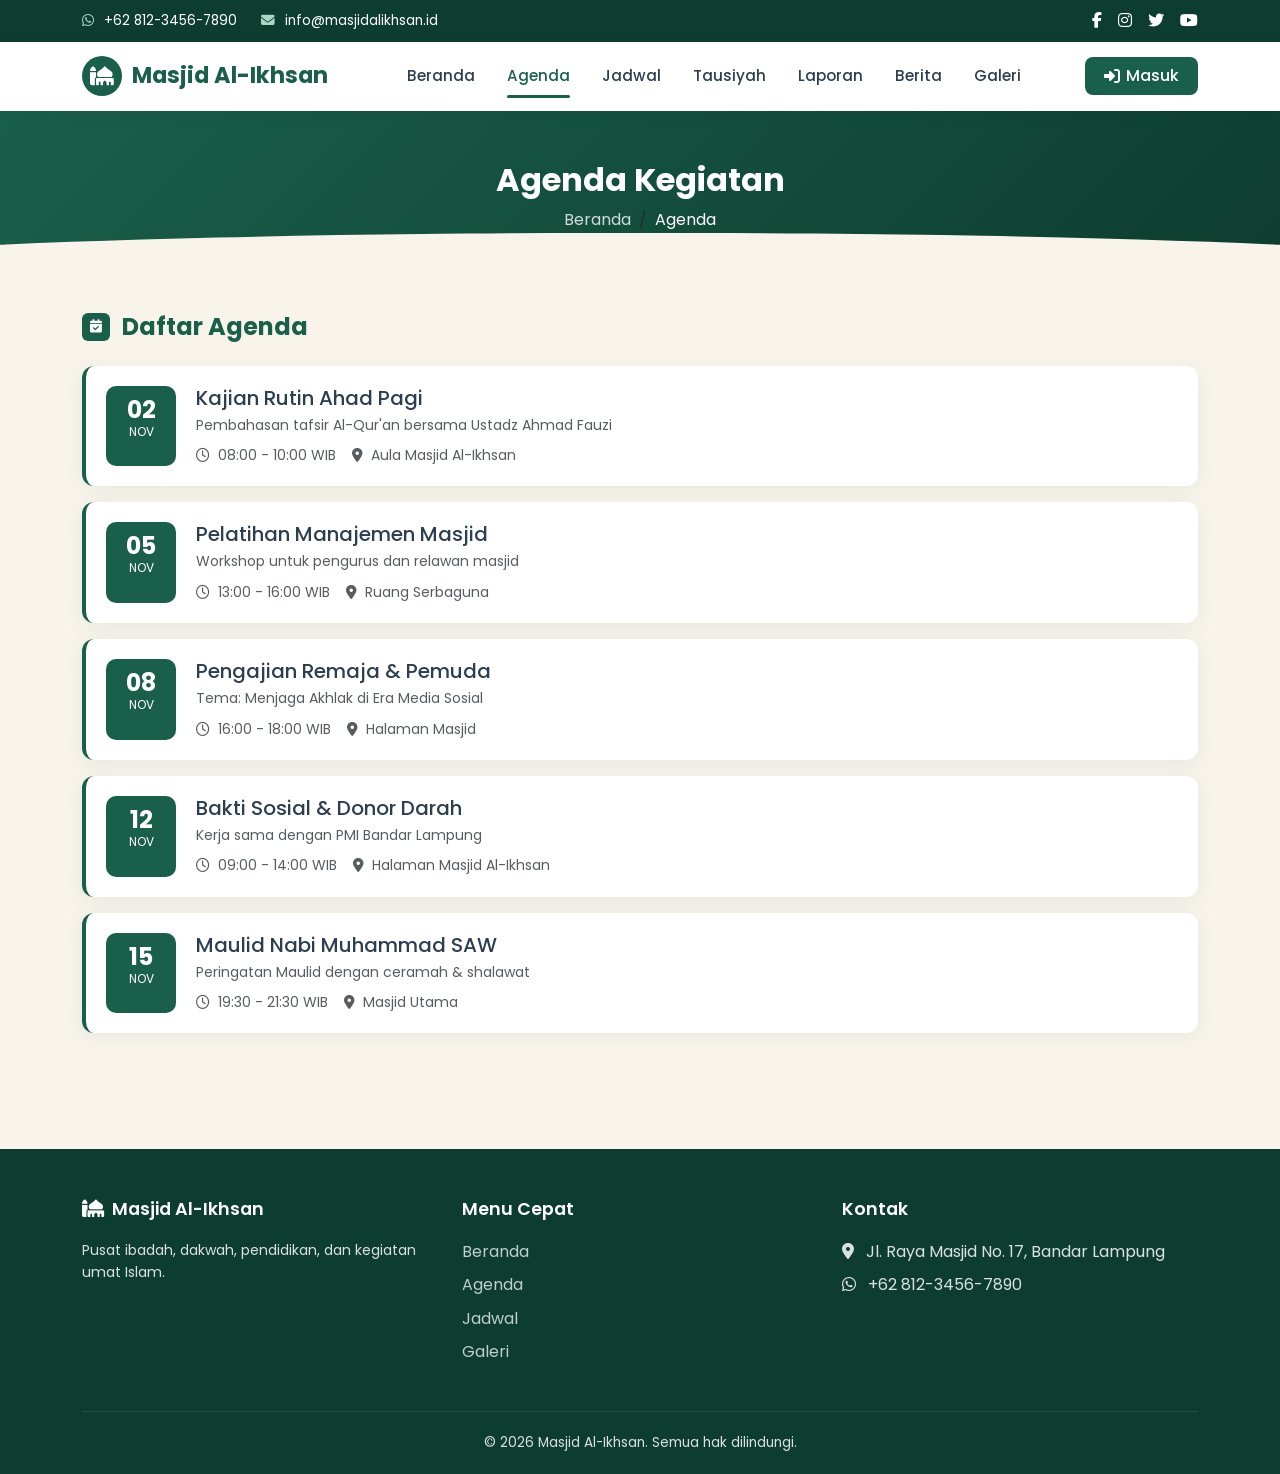
<file: agenda.html>
<!DOCTYPE html>
<html lang="id">
<head>
  <meta charset="UTF-8">
  <meta name="viewport" content="width=device-width, initial-scale=1.0">
  <title>Agenda | MUSHALA AR-RAHMAN</title>
  <link href="https://cdn.jsdelivr.net/npm/bootstrap@5.3.3/dist/css/bootstrap.min.css" rel="stylesheet">
  <link href="https://fonts.googleapis.com/css2?family=Amiri:wght@400;700&family=Poppins:wght@300;400;500;600;700&display=swap" rel="stylesheet">
  <link rel="stylesheet" href="https://cdnjs.cloudflare.com/ajax/libs/font-awesome/6.5.1/css/all.min.css">
  <link rel="stylesheet" href="css/style.css">
</head>
<body>
  <div class="top-bar">
    <div class="container">
      <div class="d-flex flex-wrap justify-content-between align-items-center">
        <div class="contact-info">
          <span><i class="fab fa-whatsapp"></i> +62 812-3456-7890</span>
          <span><i class="fas fa-envelope"></i> info@masjidalikhsan.id</span>
        </div>
        <div class="social-icons">
          <a href="#"><i class="fab fa-facebook-f"></i></a>
          <a href="#"><i class="fab fa-instagram"></i></a>
          <a href="#"><i class="fab fa-twitter"></i></a>
          <a href="#"><i class="fab fa-youtube"></i></a>
        </div>
      </div>
    </div>
  </div>

  <nav class="navbar navbar-expand-lg navbar-custom">
    <div class="container">
      <a class="navbar-brand" href="index.html">
        <div class="mosque-icon"><i class="fas fa-mosque"></i></div>
        <span>Masjid Al-Ikhsan</span>
      </a>
      <button class="navbar-toggler" type="button" data-bs-toggle="collapse" data-bs-target="#mainNav">
        <span class="navbar-toggler-icon"></span>
      </button>
      <div class="collapse navbar-collapse" id="mainNav">
        <ul class="navbar-nav mx-auto mb-2 mb-lg-0">
          <li class="nav-item"><a class="nav-link" href="index.html">Beranda</a></li>
          <li class="nav-item"><a class="nav-link active" href="agenda.html">Agenda</a></li>
          <li class="nav-item"><a class="nav-link" href="jadwal.html">Jadwal</a></li>
          <li class="nav-item"><a class="nav-link" href="tausiyah.html">Tausiyah</a></li>
          <li class="nav-item"><a class="nav-link" href="laporan.html">Laporan</a></li>
          <li class="nav-item"><a class="nav-link" href="berita.html">Berita</a></li>
          <li class="nav-item"><a class="nav-link" href="galeri.html">Galeri</a></li>
        </ul>
        <a href="login.html" class="btn btn-login"><i class="fas fa-sign-in-alt"></i> Masuk</a>
      </div>
    </div>
  </nav>

  <div class="page-header">
    <div class="container">
      <h1>Agenda Kegiatan</h1>
      <nav aria-label="breadcrumb">
        <ol class="breadcrumb">
          <li class="breadcrumb-item"><a href="index.html">Beranda</a></li>
          <li class="breadcrumb-item active">Agenda</li>
        </ol>
      </nav>
    </div>
  </div>

  <section class="main-content">
    <div class="container">
      <div class="section-title mb-4">
        <div class="ornament"><i class="fas fa-calendar-check"></i></div>
        <h2>Daftar Agenda</h2>
      </div>

      <div class="agenda-item">
        <div class="agenda-date">
          <div class="day">02</div>
          <div class="month">Nov</div>
        </div>
        <div class="flex-grow-1">
          <h5 class="mb-1">Kajian Rutin Ahad Pagi</h5>
          <p class="text-muted small mb-2">Pembahasan tafsir Al-Qur'an bersama Ustadz Ahmad Fauzi</p>
          <div class="d-flex flex-wrap gap-3 small text-muted">
            <span><i class="far fa-clock me-1"></i> 08:00 - 10:00 WIB</span>
            <span><i class="fas fa-map-marker-alt me-1"></i> Aula Masjid Al-Ikhsan</span>
          </div>
        </div>
      </div>

      <div class="agenda-item">
        <div class="agenda-date">
          <div class="day">05</div>
          <div class="month">Nov</div>
        </div>
        <div class="flex-grow-1">
          <h5 class="mb-1">Pelatihan Manajemen Masjid</h5>
          <p class="text-muted small mb-2">Workshop untuk pengurus dan relawan masjid</p>
          <div class="d-flex flex-wrap gap-3 small text-muted">
            <span><i class="far fa-clock me-1"></i> 13:00 - 16:00 WIB</span>
            <span><i class="fas fa-map-marker-alt me-1"></i> Ruang Serbaguna</span>
          </div>
        </div>
      </div>

      <div class="agenda-item">
        <div class="agenda-date">
          <div class="day">08</div>
          <div class="month">Nov</div>
        </div>
        <div class="flex-grow-1">
          <h5 class="mb-1">Pengajian Remaja & Pemuda</h5>
          <p class="text-muted small mb-2">Tema: Menjaga Akhlak di Era Media Sosial</p>
          <div class="d-flex flex-wrap gap-3 small text-muted">
            <span><i class="far fa-clock me-1"></i> 16:00 - 18:00 WIB</span>
            <span><i class="fas fa-map-marker-alt me-1"></i> Halaman Masjid</span>
          </div>
        </div>
      </div>

      <div class="agenda-item">
        <div class="agenda-date">
          <div class="day">12</div>
          <div class="month">Nov</div>
        </div>
        <div class="flex-grow-1">
          <h5 class="mb-1">Bakti Sosial & Donor Darah</h5>
          <p class="text-muted small mb-2">Kerja sama dengan PMI Bandar Lampung</p>
          <div class="d-flex flex-wrap gap-3 small text-muted">
            <span><i class="far fa-clock me-1"></i> 09:00 - 14:00 WIB</span>
            <span><i class="fas fa-map-marker-alt me-1"></i> Halaman Masjid Al-Ikhsan</span>
          </div>
        </div>
      </div>

      <div class="agenda-item">
        <div class="agenda-date">
          <div class="day">15</div>
          <div class="month">Nov</div>
        </div>
        <div class="flex-grow-1">
          <h5 class="mb-1">Maulid Nabi Muhammad SAW</h5>
          <p class="text-muted small mb-2">Peringatan Maulid dengan ceramah & shalawat</p>
          <div class="d-flex flex-wrap gap-3 small text-muted">
            <span><i class="far fa-clock me-1"></i> 19:30 - 21:30 WIB</span>
            <span><i class="fas fa-map-marker-alt me-1"></i> Masjid Utama</span>
          </div>
        </div>
      </div>
    </div>
  </section>

  <footer class="footer">
    <div class="container">
      <div class="row g-4">
        <div class="col-md-4">
          <h5><i class="fas fa-mosque me-2"></i>Masjid Al-Ikhsan</h5>
          <p class="small">Pusat ibadah, dakwah, pendidikan, dan kegiatan umat Islam.</p>
        </div>
        <div class="col-md-4">
          <h5>Menu Cepat</h5>
          <ul>
            <li><a href="index.html">Beranda</a></li>
            <li><a href="agenda.html">Agenda</a></li>
            <li><a href="jadwal.html">Jadwal</a></li>
            <li><a href="galeri.html">Galeri</a></li>
          </ul>
        </div>
        <div class="col-md-4">
          <h5>Kontak</h5>
          <ul>
            <li><i class="fas fa-map-marker-alt me-2"></i> Jl. Raya Masjid No. 17, Bandar Lampung</li>
            <li><i class="fab fa-whatsapp me-2"></i> +62 812-3456-7890</li>
          </ul>
        </div>
      </div>
      <div class="footer-bottom">
        <p class="mb-0">&copy; 2026 Masjid Al-Ikhsan. Semua hak dilindungi.</p>
      </div>
    </div>
  </footer>

  <script src="https://cdn.jsdelivr.net/npm/bootstrap@5.3.3/dist/js/bootstrap.bundle.min.js"></script>
  <script src="js/script.js"></script>
</body>
</html>
</file>
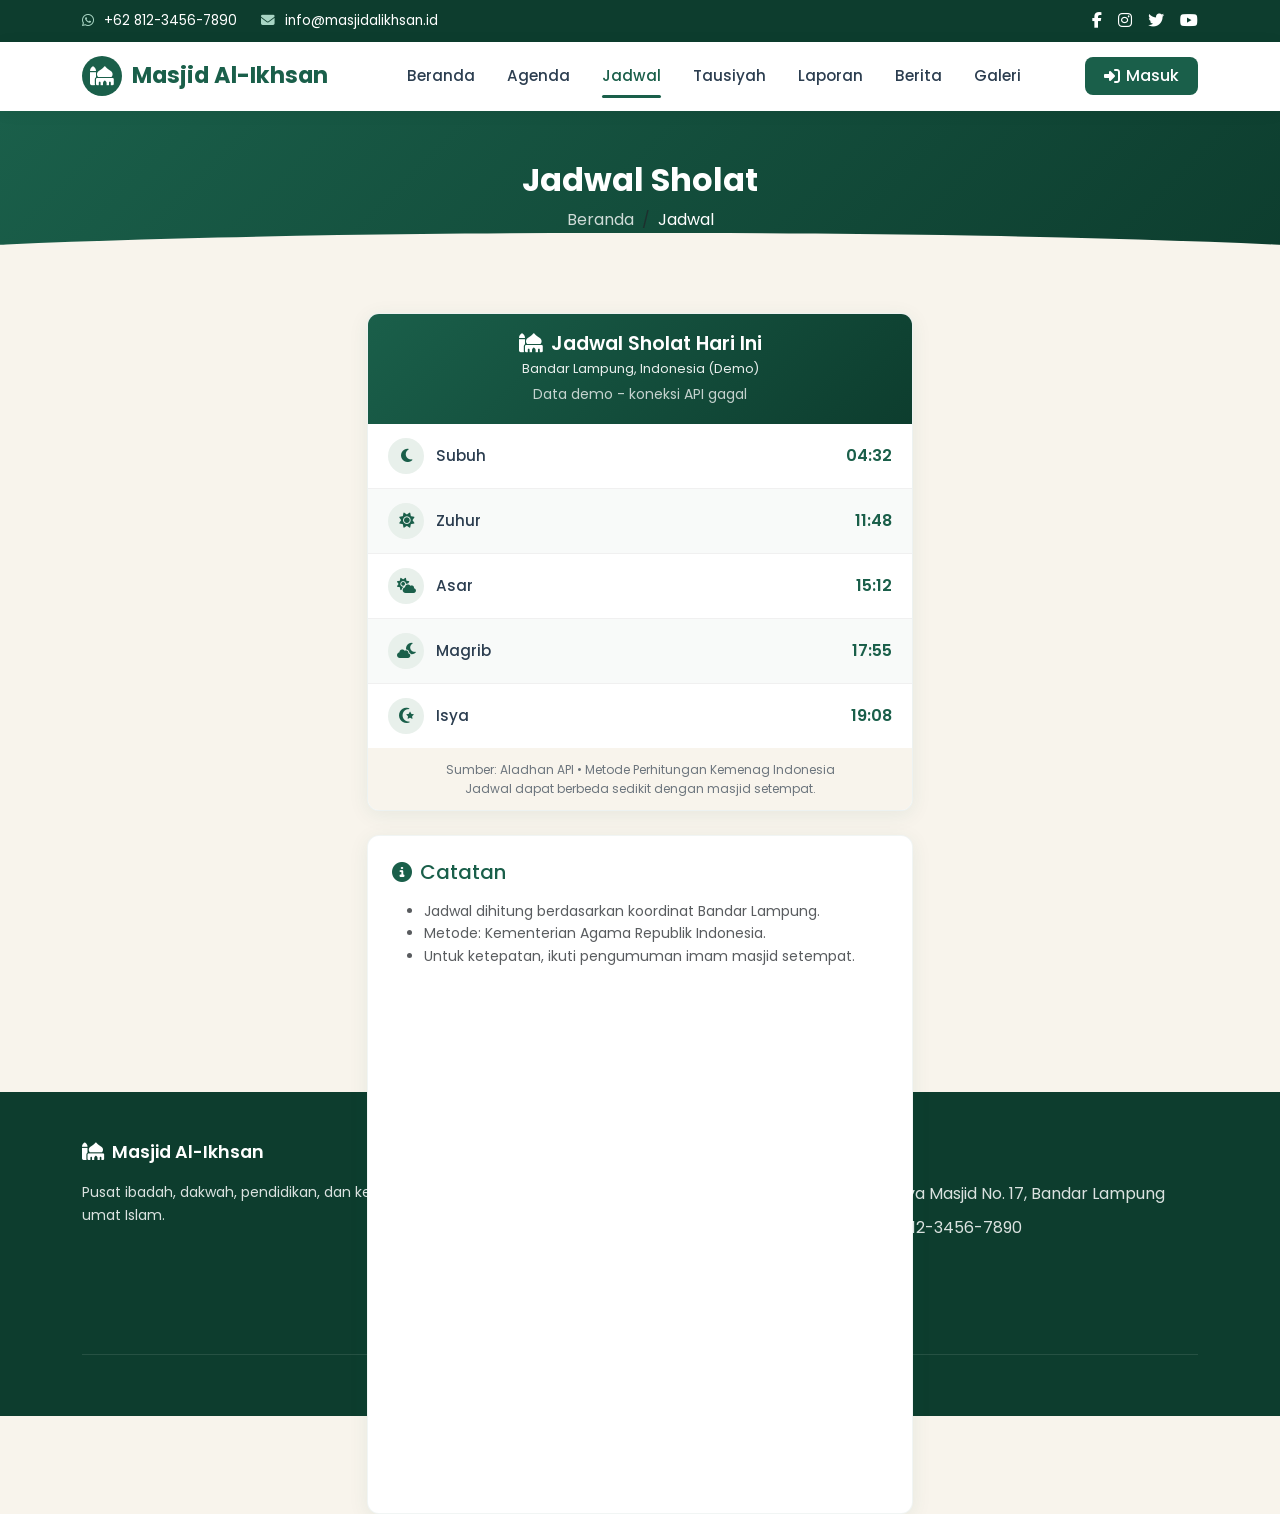
<file: jadwal.html>
<!DOCTYPE html>
<html lang="id">
<head>
  <meta charset="UTF-8">
  <meta name="viewport" content="width=device-width, initial-scale=1.0">
  <title>Jadwal Sholat | Masjid Al-Ikhsan</title>
  <link href="https://cdn.jsdelivr.net/npm/bootstrap@5.3.3/dist/css/bootstrap.min.css" rel="stylesheet">
  <link href="https://fonts.googleapis.com/css2?family=Amiri:wght@400;700&family=Poppins:wght@300;400;500;600;700&display=swap" rel="stylesheet">
  <link rel="stylesheet" href="https://cdnjs.cloudflare.com/ajax/libs/font-awesome/6.5.1/css/all.min.css">
  <link rel="stylesheet" href="css/style.css">
</head>
<body>
  <div class="top-bar">
    <div class="container">
      <div class="d-flex flex-wrap justify-content-between align-items-center">
        <div class="contact-info">
          <span><i class="fab fa-whatsapp"></i> +62 812-3456-7890</span>
          <span><i class="fas fa-envelope"></i> info@masjidalikhsan.id</span>
        </div>
        <div class="social-icons">
          <a href="#"><i class="fab fa-facebook-f"></i></a>
          <a href="#"><i class="fab fa-instagram"></i></a>
          <a href="#"><i class="fab fa-twitter"></i></a>
          <a href="#"><i class="fab fa-youtube"></i></a>
        </div>
      </div>
    </div>
  </div>

  <nav class="navbar navbar-expand-lg navbar-custom">
    <div class="container">
      <a class="navbar-brand" href="index.html">
        <div class="mosque-icon"><i class="fas fa-mosque"></i></div>
        <span>Masjid Al-Ikhsan</span>
      </a>
      <button class="navbar-toggler" type="button" data-bs-toggle="collapse" data-bs-target="#mainNav">
        <span class="navbar-toggler-icon"></span>
      </button>
      <div class="collapse navbar-collapse" id="mainNav">
        <ul class="navbar-nav mx-auto mb-2 mb-lg-0">
          <li class="nav-item"><a class="nav-link" href="index.html">Beranda</a></li>
          <li class="nav-item"><a class="nav-link" href="agenda.html">Agenda</a></li>
          <li class="nav-item"><a class="nav-link active" href="jadwal.html">Jadwal</a></li>
          <li class="nav-item"><a class="nav-link" href="tausiyah.html">Tausiyah</a></li>
          <li class="nav-item"><a class="nav-link" href="laporan.html">Laporan</a></li>
          <li class="nav-item"><a class="nav-link" href="berita.html">Berita</a></li>
          <li class="nav-item"><a class="nav-link" href="galeri.html">Galeri</a></li>
        </ul>
        <a href="login.html" class="btn btn-login"><i class="fas fa-sign-in-alt"></i> Masuk</a>
      </div>
    </div>
  </nav>

  <div class="page-header">
    <div class="container">
      <h1>Jadwal Sholat</h1>
      <nav aria-label="breadcrumb">
        <ol class="breadcrumb">
          <li class="breadcrumb-item"><a href="index.html">Beranda</a></li>
          <li class="breadcrumb-item active">Jadwal</li>
        </ol>
      </nav>
    </div>
  </div>

  <section class="main-content">
    <div class="container">
      <div class="row justify-content-center">
        <div class="col-lg-6 col-md-8">
          <div class="prayer-card">
            <div class="prayer-header">
              <h3><i class="fas fa-mosque me-2"></i>Jadwal Sholat Hari Ini</h3>
              <div class="location" id="prayer-location">Bandar Lampung, Indonesia</div>
              <div class="small mt-1 opacity-75" id="prayer-date">Memuat...</div>
            </div>
            <ul class="prayer-list" id="prayer-times-list">
              <!-- Filled by JS -->
            </ul>
            <div class="prayer-footer">
              Sumber: Aladhan API • Metode Perhitungan Kemenag Indonesia<br>
              Jadwal dapat berbeda sedikit dengan masjid setempat.
            </div>
          </div>

          <div class="card-custom mt-4 p-4">
            <h5 class="text-green mb-3"><i class="fas fa-info-circle me-2"></i>Catatan</h5>
            <ul class="small text-muted mb-0">
              <li>Jadwal dihitung berdasarkan koordinat Bandar Lampung.</li>
              <li>Metode: Kementerian Agama Republik Indonesia.</li>
              <li>Untuk ketepatan, ikuti pengumuman imam masjid setempat.</li>
            </ul>
          </div>
        </div>
      </div>
    </div>
  </section>

  <footer class="footer">
    <div class="container">
      <div class="row g-4">
        <div class="col-md-4">
          <h5><i class="fas fa-mosque me-2"></i>Masjid Al-Ikhsan</h5>
          <p class="small">Pusat ibadah, dakwah, pendidikan, dan kegiatan umat Islam.</p>
        </div>
        <div class="col-md-4">
          <h5>Menu Cepat</h5>
          <ul>
            <li><a href="index.html">Beranda</a></li>
            <li><a href="agenda.html">Agenda</a></li>
            <li><a href="jadwal.html">Jadwal</a></li>
            <li><a href="galeri.html">Galeri</a></li>
          </ul>
        </div>
        <div class="col-md-4">
          <h5>Kontak</h5>
          <ul>
            <li><i class="fas fa-map-marker-alt me-2"></i> Jl. Raya Masjid No. 17, Bandar Lampung</li>
            <li><i class="fab fa-whatsapp me-2"></i> +62 812-3456-7890</li>
          </ul>
        </div>
      </div>
      <div class="footer-bottom">
        <p class="mb-0">&copy; 2026 Masjid Al-Ikhsan. Semua hak dilindungi.</p>
      </div>
    </div>
  </footer>

  <script src="https://cdn.jsdelivr.net/npm/bootstrap@5.3.3/dist/js/bootstrap.bundle.min.js"></script>
  <script src="js/script.js"></script>
</body>
</html>
</file>
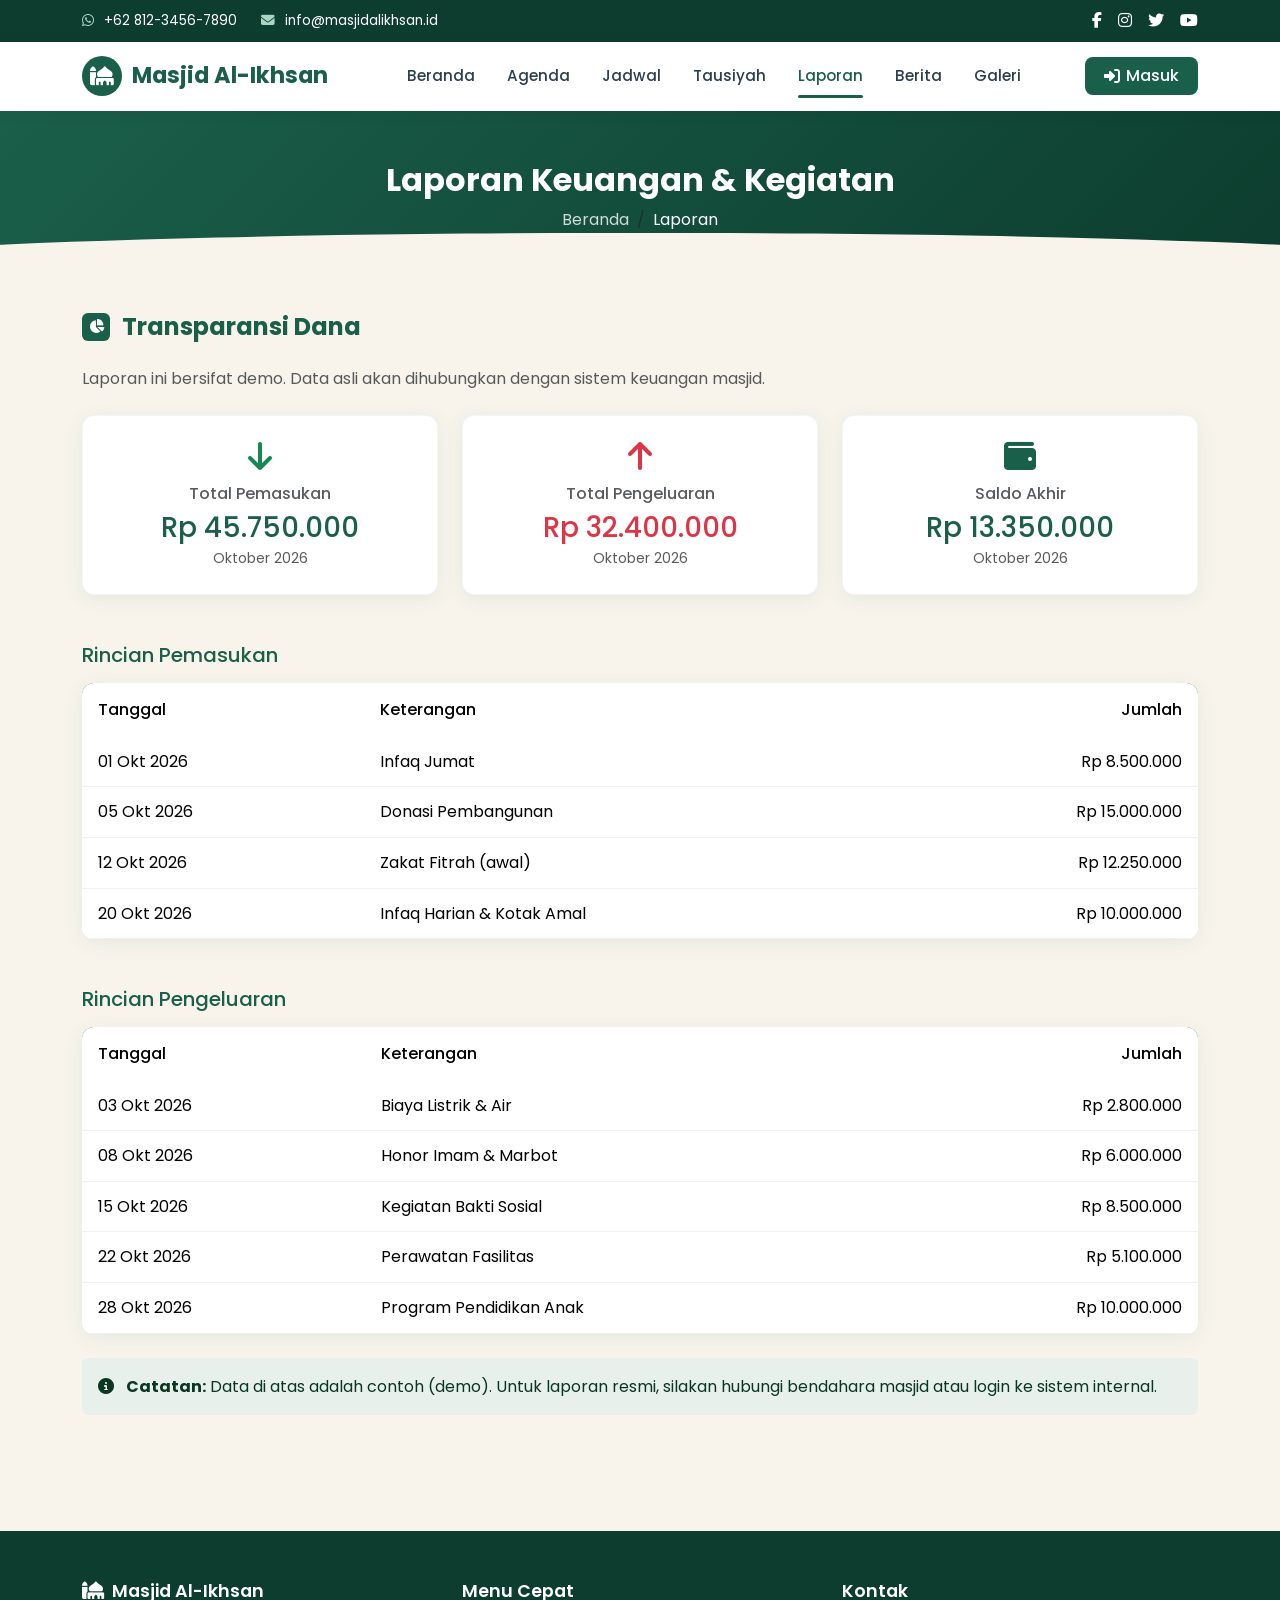
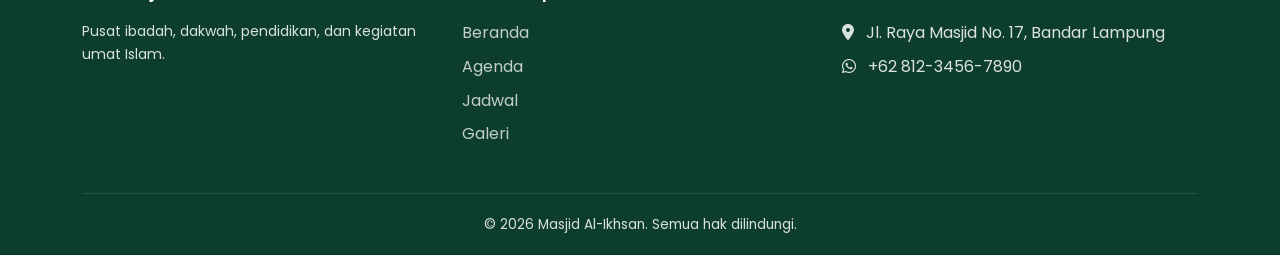
<file: laporan.html>
<!DOCTYPE html>
<html lang="id">
<head>
  <meta charset="UTF-8">
  <meta name="viewport" content="width=device-width, initial-scale=1.0">
  <title>Laporan | Masjid Al-Ikhsan</title>
  <link href="https://cdn.jsdelivr.net/npm/bootstrap@5.3.3/dist/css/bootstrap.min.css" rel="stylesheet">
  <link href="https://fonts.googleapis.com/css2?family=Amiri:wght@400;700&family=Poppins:wght@300;400;500;600;700&display=swap" rel="stylesheet">
  <link rel="stylesheet" href="https://cdnjs.cloudflare.com/ajax/libs/font-awesome/6.5.1/css/all.min.css">
  <link rel="stylesheet" href="css/style.css">
</head>
<body>
  <div class="top-bar">
    <div class="container">
      <div class="d-flex flex-wrap justify-content-between align-items-center">
        <div class="contact-info">
          <span><i class="fab fa-whatsapp"></i> +62 812-3456-7890</span>
          <span><i class="fas fa-envelope"></i> info@masjidalikhsan.id</span>
        </div>
        <div class="social-icons">
          <a href="#"><i class="fab fa-facebook-f"></i></a>
          <a href="#"><i class="fab fa-instagram"></i></a>
          <a href="#"><i class="fab fa-twitter"></i></a>
          <a href="#"><i class="fab fa-youtube"></i></a>
        </div>
      </div>
    </div>
  </div>

  <nav class="navbar navbar-expand-lg navbar-custom">
    <div class="container">
      <a class="navbar-brand" href="index.html">
        <div class="mosque-icon"><i class="fas fa-mosque"></i></div>
        <span>Masjid Al-Ikhsan</span>
      </a>
      <button class="navbar-toggler" type="button" data-bs-toggle="collapse" data-bs-target="#mainNav">
        <span class="navbar-toggler-icon"></span>
      </button>
      <div class="collapse navbar-collapse" id="mainNav">
        <ul class="navbar-nav mx-auto mb-2 mb-lg-0">
          <li class="nav-item"><a class="nav-link" href="index.html">Beranda</a></li>
          <li class="nav-item"><a class="nav-link" href="agenda.html">Agenda</a></li>
          <li class="nav-item"><a class="nav-link" href="jadwal.html">Jadwal</a></li>
          <li class="nav-item"><a class="nav-link" href="tausiyah.html">Tausiyah</a></li>
          <li class="nav-item"><a class="nav-link active" href="laporan.html">Laporan</a></li>
          <li class="nav-item"><a class="nav-link" href="berita.html">Berita</a></li>
          <li class="nav-item"><a class="nav-link" href="galeri.html">Galeri</a></li>
        </ul>
        <a href="login.html" class="btn btn-login"><i class="fas fa-sign-in-alt"></i> Masuk</a>
      </div>
    </div>
  </nav>

  <div class="page-header">
    <div class="container">
      <h1>Laporan Keuangan & Kegiatan</h1>
      <nav aria-label="breadcrumb">
        <ol class="breadcrumb">
          <li class="breadcrumb-item"><a href="index.html">Beranda</a></li>
          <li class="breadcrumb-item active">Laporan</li>
        </ol>
      </nav>
    </div>
  </div>

  <section class="main-content">
    <div class="container">
      <div class="section-title mb-4">
        <div class="ornament"><i class="fas fa-chart-pie"></i></div>
        <h2>Transparansi Dana</h2>
      </div>
      <p class="text-muted mb-4">Laporan ini bersifat demo. Data asli akan dihubungkan dengan sistem keuangan masjid.</p>

      <div class="row g-4 mb-5">
        <div class="col-md-4">
          <div class="card-custom text-center p-4">
            <div class="mb-2"><i class="fas fa-arrow-down fa-2x text-success"></i></div>
            <h6 class="text-muted">Total Pemasukan</h6>
            <h3 class="text-green mb-0">Rp 45.750.000</h3>
            <small class="text-muted">Oktober 2026</small>
          </div>
        </div>
        <div class="col-md-4">
          <div class="card-custom text-center p-4">
            <div class="mb-2"><i class="fas fa-arrow-up fa-2x text-danger"></i></div>
            <h6 class="text-muted">Total Pengeluaran</h6>
            <h3 class="text-danger mb-0">Rp 32.400.000</h3>
            <small class="text-muted">Oktober 2026</small>
          </div>
        </div>
        <div class="col-md-4">
          <div class="card-custom text-center p-4">
            <div class="mb-2"><i class="fas fa-wallet fa-2x text-green"></i></div>
            <h6 class="text-muted">Saldo Akhir</h6>
            <h3 class="text-green mb-0">Rp 13.350.000</h3>
            <small class="text-muted">Oktober 2026</small>
          </div>
        </div>
      </div>

      <h5 class="mb-3 text-green">Rincian Pemasukan</h5>
      <div class="table-responsive table-custom mb-5">
        <table class="table mb-0">
          <thead>
            <tr>
              <th>Tanggal</th>
              <th>Keterangan</th>
              <th class="text-end">Jumlah</th>
            </tr>
          </thead>
          <tbody>
            <tr>
              <td>01 Okt 2026</td>
              <td>Infaq Jumat</td>
              <td class="text-end">Rp 8.500.000</td>
            </tr>
            <tr>
              <td>05 Okt 2026</td>
              <td>Donasi Pembangunan</td>
              <td class="text-end">Rp 15.000.000</td>
            </tr>
            <tr>
              <td>12 Okt 2026</td>
              <td>Zakat Fitrah (awal)</td>
              <td class="text-end">Rp 12.250.000</td>
            </tr>
            <tr>
              <td>20 Okt 2026</td>
              <td>Infaq Harian & Kotak Amal</td>
              <td class="text-end">Rp 10.000.000</td>
            </tr>
          </tbody>
        </table>
      </div>

      <h5 class="mb-3 text-green">Rincian Pengeluaran</h5>
      <div class="table-responsive table-custom mb-4">
        <table class="table mb-0">
          <thead>
            <tr>
              <th>Tanggal</th>
              <th>Keterangan</th>
              <th class="text-end">Jumlah</th>
            </tr>
          </thead>
          <tbody>
            <tr>
              <td>03 Okt 2026</td>
              <td>Biaya Listrik & Air</td>
              <td class="text-end">Rp 2.800.000</td>
            </tr>
            <tr>
              <td>08 Okt 2026</td>
              <td>Honor Imam & Marbot</td>
              <td class="text-end">Rp 6.000.000</td>
            </tr>
            <tr>
              <td>15 Okt 2026</td>
              <td>Kegiatan Bakti Sosial</td>
              <td class="text-end">Rp 8.500.000</td>
            </tr>
            <tr>
              <td>22 Okt 2026</td>
              <td>Perawatan Fasilitas</td>
              <td class="text-end">Rp 5.100.000</td>
            </tr>
            <tr>
              <td>28 Okt 2026</td>
              <td>Program Pendidikan Anak</td>
              <td class="text-end">Rp 10.000.000</td>
            </tr>
          </tbody>
        </table>
      </div>

      <div class="alert alert-success border-0" style="background: var(--light-green);">
        <i class="fas fa-info-circle me-2"></i>
        <strong>Catatan:</strong> Data di atas adalah contoh (demo). Untuk laporan resmi, silakan hubungi bendahara masjid atau login ke sistem internal.
      </div>
    </div>
  </section>

  <footer class="footer">
    <div class="container">
      <div class="row g-4">
        <div class="col-md-4">
          <h5><i class="fas fa-mosque me-2"></i>Masjid Al-Ikhsan</h5>
          <p class="small">Pusat ibadah, dakwah, pendidikan, dan kegiatan umat Islam.</p>
        </div>
        <div class="col-md-4">
          <h5>Menu Cepat</h5>
          <ul>
            <li><a href="index.html">Beranda</a></li>
            <li><a href="agenda.html">Agenda</a></li>
            <li><a href="jadwal.html">Jadwal</a></li>
            <li><a href="galeri.html">Galeri</a></li>
          </ul>
        </div>
        <div class="col-md-4">
          <h5>Kontak</h5>
          <ul>
            <li><i class="fas fa-map-marker-alt me-2"></i> Jl. Raya Masjid No. 17, Bandar Lampung</li>
            <li><i class="fab fa-whatsapp me-2"></i> +62 812-3456-7890</li>
          </ul>
        </div>
      </div>
      <div class="footer-bottom">
        <p class="mb-0">&copy; 2026 Masjid Al-Ikhsan. Semua hak dilindungi.</p>
      </div>
    </div>
  </footer>

  <script src="https://cdn.jsdelivr.net/npm/bootstrap@5.3.3/dist/js/bootstrap.bundle.min.js"></script>
  <script src="js/script.js"></script>
</body>
</html>
</file>
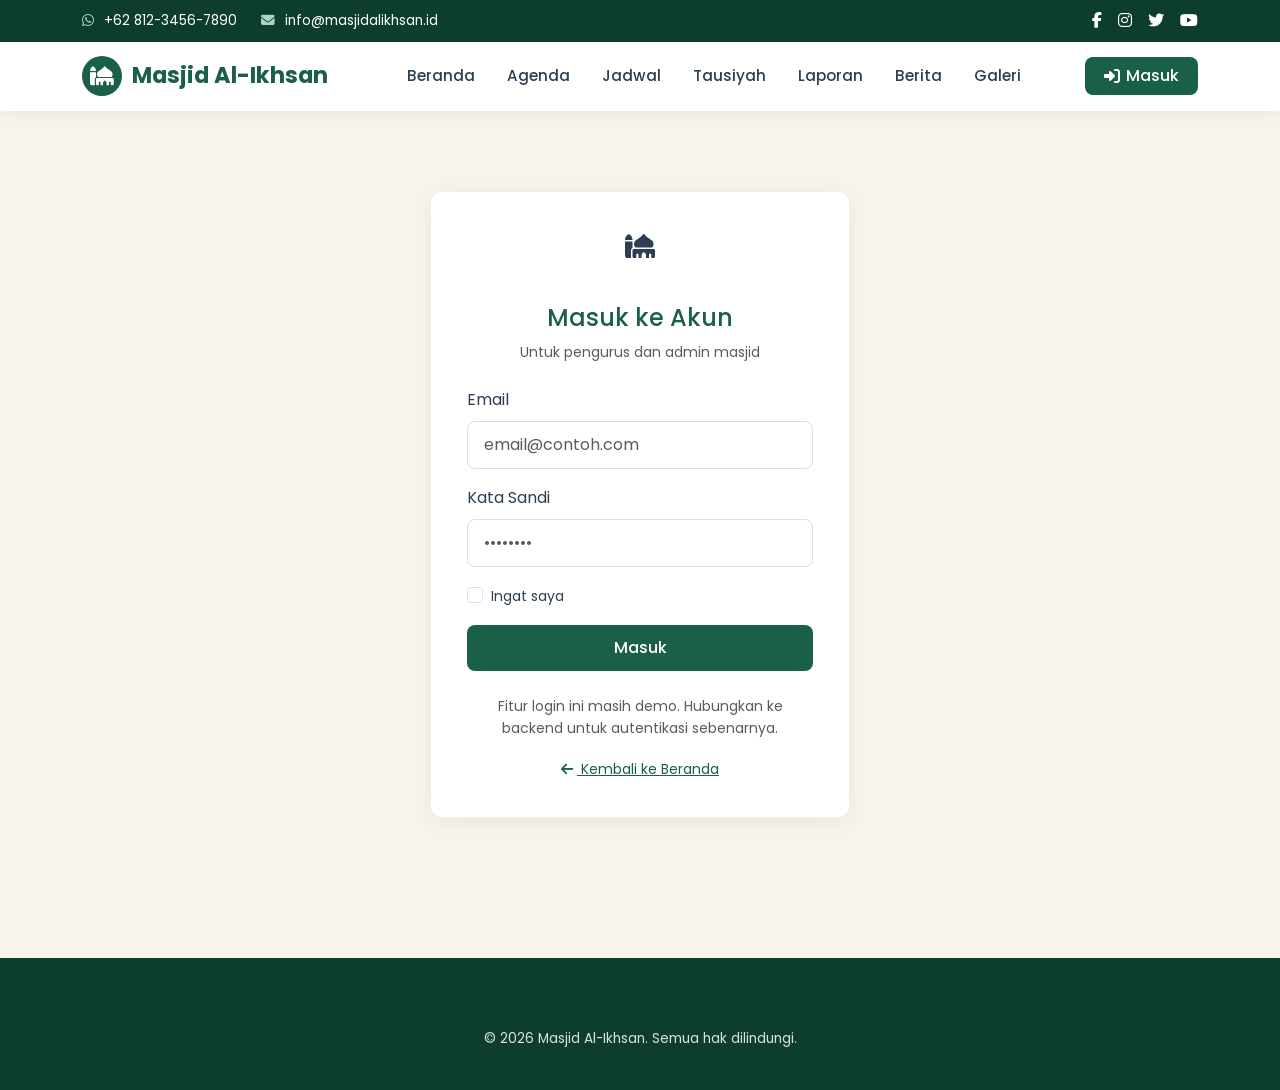
<file: login.html>
<!DOCTYPE html>
<html lang="id">
<head>
  <meta charset="UTF-8">
  <meta name="viewport" content="width=device-width, initial-scale=1.0">
  <title>Masuk | Masjid Al-Ikhsan</title>
  <link href="https://cdn.jsdelivr.net/npm/bootstrap@5.3.3/dist/css/bootstrap.min.css" rel="stylesheet">
  <link href="https://fonts.googleapis.com/css2?family=Amiri:wght@400;700&family=Poppins:wght@300;400;500;600;700&display=swap" rel="stylesheet">
  <link rel="stylesheet" href="https://cdnjs.cloudflare.com/ajax/libs/font-awesome/6.5.1/css/all.min.css">
  <link rel="stylesheet" href="css/style.css">
</head>
<body>
  <div class="top-bar">
    <div class="container">
      <div class="d-flex flex-wrap justify-content-between align-items-center">
        <div class="contact-info">
          <span><i class="fab fa-whatsapp"></i> +62 812-3456-7890</span>
          <span><i class="fas fa-envelope"></i> info@masjidalikhsan.id</span>
        </div>
        <div class="social-icons">
          <a href="#"><i class="fab fa-facebook-f"></i></a>
          <a href="#"><i class="fab fa-instagram"></i></a>
          <a href="#"><i class="fab fa-twitter"></i></a>
          <a href="#"><i class="fab fa-youtube"></i></a>
        </div>
      </div>
    </div>
  </div>

  <nav class="navbar navbar-expand-lg navbar-custom">
    <div class="container">
      <a class="navbar-brand" href="index.html">
        <div class="mosque-icon"><i class="fas fa-mosque"></i></div>
        <span>Masjid Al-Ikhsan</span>
      </a>
      <button class="navbar-toggler" type="button" data-bs-toggle="collapse" data-bs-target="#mainNav">
        <span class="navbar-toggler-icon"></span>
      </button>
      <div class="collapse navbar-collapse" id="mainNav">
        <ul class="navbar-nav mx-auto mb-2 mb-lg-0">
          <li class="nav-item"><a class="nav-link" href="index.html">Beranda</a></li>
          <li class="nav-item"><a class="nav-link" href="agenda.html">Agenda</a></li>
          <li class="nav-item"><a class="nav-link" href="jadwal.html">Jadwal</a></li>
          <li class="nav-item"><a class="nav-link" href="tausiyah.html">Tausiyah</a></li>
          <li class="nav-item"><a class="nav-link" href="laporan.html">Laporan</a></li>
          <li class="nav-item"><a class="nav-link" href="berita.html">Berita</a></li>
          <li class="nav-item"><a class="nav-link" href="galeri.html">Galeri</a></li>
        </ul>
        <a href="login.html" class="btn btn-login"><i class="fas fa-sign-in-alt"></i> Masuk</a>
      </div>
    </div>
  </nav>

  <section class="main-content">
    <div class="container">
      <div class="login-card">
        <div class="text-center mb-4">
          <div class="mosque-icon mx-auto mb-3" style="width:60px;height:60px;font-size:1.5rem;">
            <i class="fas fa-mosque"></i>
          </div>
          <h4 class="text-green">Masuk ke Akun</h4>
          <p class="text-muted small">Untuk pengurus dan admin masjid</p>
        </div>
        <form onsubmit="handleLogin(event)">
          <div class="mb-3">
            <label for="loginEmail" class="form-label">Email</label>
            <input type="email" class="form-control" id="loginEmail" placeholder="email@contoh.com" required>
          </div>
          <div class="mb-3">
            <label for="loginPassword" class="form-label">Kata Sandi</label>
            <input type="password" class="form-control" id="loginPassword" placeholder="••••••••" required>
          </div>
          <div class="mb-3 form-check">
            <input type="checkbox" class="form-check-input" id="rememberMe">
            <label class="form-check-label small" for="rememberMe">Ingat saya</label>
          </div>
          <button type="submit" class="btn btn-primary-custom text-white w-100">Masuk</button>
        </form>
        <p class="text-center small text-muted mt-4 mb-0">
          Fitur login ini masih demo. Hubungkan ke backend untuk autentikasi sebenarnya.
        </p>
        <div class="text-center mt-3">
          <a href="index.html" class="small text-green"><i class="fas fa-arrow-left me-1"></i> Kembali ke Beranda</a>
        </div>
      </div>
    </div>
  </section>

  <footer class="footer">
    <div class="container">
      <div class="footer-bottom" style="border:none;margin:0;padding:20px 0;">
        <p class="mb-0">&copy; 2026 Masjid Al-Ikhsan. Semua hak dilindungi.</p>
      </div>
    </div>
  </footer>

  <script src="https://cdn.jsdelivr.net/npm/bootstrap@5.3.3/dist/js/bootstrap.bundle.min.js"></script>
  <script src="js/script.js"></script>
</body>
</html>
</file>
<file: css/style.css>
/* ========================================
   Masjid Al-Ikhsan - Custom Styles
   Islamic Modern Theme: Green, White, Cream
======================================== */

:root {
  --primary-green: #1a5f4a;
  --dark-green: #0d3d2e;
  --sage-green: #7a9e8e;
  --light-green: #e8f0eb;
  --cream: #f8f4ec;
  --cream-dark: #f0e9db;
  --white: #ffffff;
  --text-dark: #2c3e50;
  --text-muted: #6c757d;
  --border-soft: #e0e0e0;
  --shadow-soft: 0 4px 20px rgba(26, 95, 74, 0.08);
  --shadow-hover: 0 8px 30px rgba(26, 95, 74, 0.15);
  --radius: 12px;
  --transition: all 0.3s ease;
}

* {
  margin: 0;
  padding: 0;
  box-sizing: border-box;
}

body {
  font-family: 'Poppins', 'Segoe UI', Tahoma, Geneva, Verdana, sans-serif;
  color: var(--text-dark);
  background-color: var(--cream);
  line-height: 1.6;
  overflow-x: hidden;
}

/* Arabic Font */
.arabic-text {
  font-family: 'Amiri', 'Traditional Arabic', serif;
  direction: rtl;
}

/* ========== TOP BAR ========== */
.top-bar {
  background: var(--dark-green);
  color: var(--white);
  font-size: 0.85rem;
  padding: 8px 0;
}

.top-bar a {
  color: var(--white);
  text-decoration: none;
  transition: var(--transition);
}

.top-bar a:hover {
  color: #a8d5c4;
}

.top-bar .social-icons a {
  margin-left: 12px;
  font-size: 1rem;
}

.top-bar .contact-info span {
  margin-right: 20px;
}

.top-bar .contact-info i {
  margin-right: 6px;
  color: #a8d5c4;
}

/* ========== NAVBAR ========== */
.navbar-custom {
  background: var(--white);
  box-shadow: 0 2px 15px rgba(0,0,0,0.06);
  padding: 0.6rem 0;
  position: sticky;
  top: 0;
  z-index: 1030;
}

.navbar-brand {
  font-weight: 700;
  font-size: 1.4rem;
  color: var(--primary-green) !important;
  display: flex;
  align-items: center;
  gap: 10px;
}

.navbar-brand img {
  height: 42px;
  width: auto;
}

.navbar-brand .mosque-icon {
  width: 40px;
  height: 40px;
  background: var(--primary-green);
  border-radius: 50%;
  display: flex;
  align-items: center;
  justify-content: center;
  color: white;
  font-size: 1.2rem;
}

.nav-link {
  color: var(--text-dark) !important;
  font-weight: 500;
  font-size: 0.95rem;
  padding: 0.6rem 1rem !important;
  position: relative;
  transition: var(--transition);
}

.nav-link:hover,
.nav-link.active {
  color: var(--primary-green) !important;
}

.nav-link.active::after,
.nav-link:hover::after {
  content: '';
  position: absolute;
  bottom: 0;
  left: 1rem;
  right: 1rem;
  height: 3px;
  background: var(--primary-green);
  border-radius: 2px;
}

.btn-login {
  background: var(--primary-green);
  color: white !important;
  border: none;
  padding: 0.45rem 1.2rem;
  border-radius: 8px;
  font-weight: 500;
  transition: var(--transition);
  display: inline-flex;
  align-items: center;
  gap: 6px;
}

.btn-login:hover {
  background: var(--dark-green);
  color: white !important;
  transform: translateY(-1px);
}

.navbar-toggler {
  border: none;
  padding: 4px 8px;
}

.navbar-toggler:focus {
  box-shadow: none;
}

/* ========== HERO SECTION ========== */
.hero-section {
  position: relative;
  height: 320px;
  background: linear-gradient(135deg, rgba(13, 61, 46, 0.75), rgba(26, 95, 74, 0.65)),
              url('https://images.unsplash.com/photo-1564769625905-50e93615e769?ixlib=rb-4.0.3&auto=format&fit=crop&w=1920&q=80') center/cover no-repeat;
  display: flex;
  align-items: center;
  justify-content: center;
  text-align: center;
  color: white;
  overflow: hidden;
}

.hero-section::before {
  content: '';
  position: absolute;
  inset: 0;
  background-image: url("data:image/svg+xml,%3Csvg width='60' height='60' viewBox='0 0 60 60' xmlns='http://www.w3.org/2000/svg'%3E%3Cg fill='none' fill-rule='evenodd'%3E%3Cg fill='%23ffffff' fill-opacity='0.05'%3E%3Cpath d='M36 34v-4h-2v4h-4v2h4v4h2v-4h4v-2h-4zm0-30V0h-2v4h-4v2h4v4h2V6h4V4h-4zM6 34v-4H4v4H0v2h4v4h2v-4h4v-2H6zM6 4V0H4v4H0v2h4v4h2V6h4V4H6z'/%3E%3C/g%3E%3C/g%3E%3C/svg%3E");
  opacity: 0.4;
}

.hero-content {
  position: relative;
  z-index: 2;
  max-width: 800px;
  padding: 0 20px;
}

.hero-arabic {
  font-size: 1.6rem;
  margin-bottom: 8px;
  opacity: 0.95;
  letter-spacing: 1px;
}

.hero-title {
  font-size: 2.2rem;
  font-weight: 700;
  margin-bottom: 12px;
  text-shadow: 0 2px 8px rgba(0,0,0,0.3);
}

.hero-desc {
  font-size: 1rem;
  opacity: 0.9;
  margin-bottom: 24px;
  max-width: 600px;
  margin-left: auto;
  margin-right: auto;
}

.btn-hero {
  background: var(--white);
  color: var(--primary-green);
  font-weight: 600;
  padding: 0.7rem 1.8rem;
  border-radius: 50px;
  border: none;
  transition: var(--transition);
  box-shadow: 0 4px 15px rgba(0,0,0,0.15);
}

.btn-hero:hover {
  background: var(--cream);
  color: var(--dark-green);
  transform: translateY(-2px);
  box-shadow: 0 6px 20px rgba(0,0,0,0.2);
}

/* ========== MAIN CONTENT ========== */
.main-content {
  padding: 40px 0 60px;
}

.section-title {
  display: flex;
  align-items: center;
  gap: 12px;
  margin-bottom: 8px;
}

.section-title .ornament {
  width: 28px;
  height: 28px;
  background: var(--primary-green);
  border-radius: 6px;
  display: flex;
  align-items: center;
  justify-content: center;
  color: white;
  font-size: 0.85rem;
}

.section-title h2 {
  font-size: 1.5rem;
  font-weight: 700;
  color: var(--primary-green);
  margin: 0;
}

.section-subtitle {
  color: var(--text-muted);
  font-size: 0.9rem;
  margin-bottom: 24px;
  padding-left: 40px;
}

/* News Cards */
.news-card {
  background: var(--white);
  border-radius: var(--radius);
  overflow: hidden;
  box-shadow: var(--shadow-soft);
  transition: var(--transition);
  margin-bottom: 20px;
  border: 1px solid rgba(26, 95, 74, 0.06);
  display: flex;
  flex-direction: row;
  height: 140px;
}

.news-card:hover {
  box-shadow: var(--shadow-hover);
  transform: translateY(-3px);
}

.news-card .news-img {
  width: 180px;
  min-width: 180px;
  height: 100%;
  object-fit: cover;
}

.news-card .news-body {
  padding: 16px 20px;
  display: flex;
  flex-direction: column;
  justify-content: center;
  flex: 1;
}

.news-card .news-title {
  font-size: 1rem;
  font-weight: 600;
  color: var(--text-dark);
  margin-bottom: 8px;
  line-height: 1.4;
  display: -webkit-box;
  -webkit-line-clamp: 2;
  -webkit-box-orient: vertical;
  overflow: hidden;
}

.news-card .news-title a {
  color: inherit;
  text-decoration: none;
  transition: var(--transition);
}

.news-card .news-title a:hover {
  color: var(--primary-green);
}

.news-meta {
  font-size: 0.8rem;
  color: var(--text-muted);
  display: flex;
  align-items: center;
  gap: 12px;
}

.news-meta i {
  color: var(--sage-green);
  margin-right: 4px;
}

.btn-read-more {
  font-size: 0.8rem;
  color: var(--primary-green);
  font-weight: 500;
  text-decoration: none;
  margin-top: 6px;
  display: inline-flex;
  align-items: center;
  gap: 4px;
}

.btn-read-more:hover {
  color: var(--dark-green);
}

/* Prayer Schedule Card */
.prayer-card {
  background: var(--white);
  border-radius: var(--radius);
  box-shadow: var(--shadow-soft);
  border: 1px solid rgba(26, 95, 74, 0.08);
  overflow: hidden;
  position: sticky;
  top: 90px;
}

.prayer-header {
  background: linear-gradient(135deg, var(--primary-green), var(--dark-green));
  color: white;
  padding: 18px 20px;
  text-align: center;
}

.prayer-header h3 {
  font-size: 1.2rem;
  font-weight: 600;
  margin: 0 0 4px;
}

.prayer-header .location {
  font-size: 0.8rem;
  opacity: 0.9;
}

.prayer-list {
  list-style: none;
  padding: 0;
  margin: 0;
}

.prayer-item {
  display: flex;
  align-items: center;
  justify-content: space-between;
  padding: 14px 20px;
  border-bottom: 1px solid #f0f0f0;
  transition: var(--transition);
}

.prayer-item:last-child {
  border-bottom: none;
}

.prayer-item:nth-child(even) {
  background: #f8faf9;
}

.prayer-item:hover {
  background: var(--light-green);
}

.prayer-item .prayer-info {
  display: flex;
  align-items: center;
  gap: 12px;
}

.prayer-item .prayer-icon {
  width: 36px;
  height: 36px;
  border-radius: 50%;
  background: var(--light-green);
  display: flex;
  align-items: center;
  justify-content: center;
  color: var(--primary-green);
  font-size: 0.95rem;
}

.prayer-item .prayer-name {
  font-weight: 500;
  font-size: 0.95rem;
}

.prayer-item .prayer-time {
  font-weight: 600;
  font-size: 1rem;
  color: var(--primary-green);
  font-variant-numeric: tabular-nums;
}

.prayer-footer {
  padding: 12px 20px;
  background: var(--cream);
  text-align: center;
  font-size: 0.75rem;
  color: var(--text-muted);
}

.prayer-loading {
  text-align: center;
  padding: 30px;
  color: var(--text-muted);
}

/* About Short */
.about-short {
  background: var(--white);
  border-radius: var(--radius);
  padding: 28px;
  box-shadow: var(--shadow-soft);
  margin-top: 30px;
  border: 1px solid rgba(26, 95, 74, 0.06);
}

.about-short h3 {
  color: var(--primary-green);
  font-weight: 600;
  margin-bottom: 12px;
}

/* ========== PAGE HEADER ========== */
.page-header {
  background: linear-gradient(135deg, var(--primary-green), var(--dark-green));
  color: white;
  padding: 50px 0 40px;
  text-align: center;
  position: relative;
}

.page-header::after {
  content: '';
  position: absolute;
  bottom: 0;
  left: 0;
  right: 0;
  height: 40px;
  background: var(--cream);
  clip-path: ellipse(70% 100% at 50% 100%);
}

.page-header h1 {
  font-size: 2rem;
  font-weight: 700;
  margin-bottom: 8px;
}

.page-header .breadcrumb {
  justify-content: center;
  background: transparent;
  margin: 0;
}

.page-header .breadcrumb-item a {
  color: rgba(255,255,255,0.8);
  text-decoration: none;
}

.page-header .breadcrumb-item.active {
  color: white;
}

/* ========== CARDS & COMPONENTS ========== */
.card-custom {
  background: var(--white);
  border-radius: var(--radius);
  box-shadow: var(--shadow-soft);
  border: 1px solid rgba(26, 95, 74, 0.06);
  overflow: hidden;
  transition: var(--transition);
  height: 100%;
}

.card-custom:hover {
  box-shadow: var(--shadow-hover);
  transform: translateY(-4px);
}

.card-custom .card-img-top {
  height: 180px;
  object-fit: cover;
}

.card-custom .card-body {
  padding: 20px;
}

.card-custom .card-title {
  font-size: 1.05rem;
  font-weight: 600;
  color: var(--text-dark);
  margin-bottom: 8px;
}

.card-custom .card-text {
  font-size: 0.9rem;
  color: var(--text-muted);
}

.badge-custom {
  background: var(--light-green);
  color: var(--primary-green);
  font-weight: 500;
  font-size: 0.75rem;
  padding: 4px 10px;
  border-radius: 20px;
}

/* Agenda Item */
.agenda-item {
  display: flex;
  gap: 20px;
  background: var(--white);
  border-radius: var(--radius);
  padding: 20px;
  margin-bottom: 16px;
  box-shadow: var(--shadow-soft);
  border-left: 4px solid var(--primary-green);
  transition: var(--transition);
}

.agenda-item:hover {
  box-shadow: var(--shadow-hover);
}

.agenda-date {
  background: var(--primary-green);
  color: white;
  border-radius: 10px;
  padding: 12px 16px;
  text-align: center;
  min-width: 70px;
}

.agenda-date .day {
  font-size: 1.5rem;
  font-weight: 700;
  line-height: 1;
}

.agenda-date .month {
  font-size: 0.75rem;
  text-transform: uppercase;
}

/* Gallery */
.gallery-item {
  position: relative;
  overflow: hidden;
  border-radius: var(--radius);
  cursor: pointer;
  aspect-ratio: 1;
}

.gallery-item img {
  width: 100%;
  height: 100%;
  object-fit: cover;
  transition: transform 0.4s ease;
}

.gallery-item:hover img {
  transform: scale(1.08);
}

.gallery-item .overlay {
  position: absolute;
  inset: 0;
  background: rgba(13, 61, 46, 0.6);
  display: flex;
  align-items: center;
  justify-content: center;
  opacity: 0;
  transition: opacity 0.3s ease;
}

.gallery-item:hover .overlay {
  opacity: 1;
}

.gallery-item .overlay i {
  color: white;
  font-size: 2rem;
}

/* Modal Gallery */
.modal-gallery .modal-content {
  background: transparent;
  border: none;
}

.modal-gallery .modal-body {
  padding: 0;
  text-align: center;
}

.modal-gallery img {
  max-height: 80vh;
  border-radius: 8px;
}

/* Laporan Table */
.table-custom {
  background: white;
  border-radius: var(--radius);
  overflow: hidden;
  box-shadow: var(--shadow-soft);
}

.table-custom thead {
  background: var(--primary-green);
  color: white;
}

.table-custom th {
  font-weight: 500;
  border: none;
  padding: 14px 16px;
}

.table-custom td {
  padding: 12px 16px;
  vertical-align: middle;
  border-color: #f0f0f0;
}

/* Login Form */
.login-card {
  max-width: 420px;
  margin: 40px auto;
  background: white;
  border-radius: var(--radius);
  box-shadow: var(--shadow-soft);
  padding: 36px;
  border: 1px solid rgba(26, 95, 74, 0.08);
}

.login-card .form-control {
  border-radius: 8px;
  padding: 0.7rem 1rem;
  border: 1px solid #ddd;
}

.login-card .form-control:focus {
  border-color: var(--primary-green);
  box-shadow: 0 0 0 0.2rem rgba(26, 95, 74, 0.15);
}

.btn-primary-custom {
  background: var(--primary-green);
  border: none;
  border-radius: 8px;
  padding: 0.7rem;
  font-weight: 500;
  transition: var(--transition);
}

.btn-primary-custom:hover {
  background: var(--dark-green);
}

/* Footer */
.footer {
  background: var(--dark-green);
  color: rgba(255,255,255,0.85);
  padding: 50px 0 20px;
  margin-top: 40px;
}

.footer h5 {
  color: white;
  font-weight: 600;
  margin-bottom: 18px;
  font-size: 1.1rem;
}

.footer a {
  color: rgba(255,255,255,0.75);
  text-decoration: none;
  transition: var(--transition);
}

.footer a:hover {
  color: white;
}

.footer ul {
  list-style: none;
  padding: 0;
}

.footer ul li {
  margin-bottom: 8px;
}

.footer .social-links a {
  display: inline-flex;
  width: 38px;
  height: 38px;
  background: rgba(255,255,255,0.1);
  border-radius: 50%;
  align-items: center;
  justify-content: center;
  margin-right: 8px;
  transition: var(--transition);
}

.footer .social-links a:hover {
  background: var(--primary-green);
  color: white;
}

.footer-bottom {
  border-top: 1px solid rgba(255,255,255,0.1);
  margin-top: 30px;
  padding-top: 20px;
  text-align: center;
  font-size: 0.85rem;
}

/* Utilities */
.text-green {
  color: var(--primary-green) !important;
}

.bg-cream {
  background: var(--cream) !important;
}

.bg-light-green {
  background: var(--light-green) !important;
}

/* Responsive */
@media (max-width: 991.98px) {
  .hero-section {
    height: 280px;
  }
  .hero-title {
    font-size: 1.7rem;
  }
  .hero-arabic {
    font-size: 1.3rem;
  }
  .news-card {
    height: auto;
    flex-direction: column;
  }
  .news-card .news-img {
    width: 100%;
    height: 160px;
    min-width: 100%;
  }
  .prayer-card {
    position: static;
    margin-top: 30px;
  }
}

@media (max-width: 767.98px) {
  .top-bar .contact-info span {
    display: block;
    margin-bottom: 4px;
  }
  .hero-section {
    height: 260px;
  }
  .hero-title {
    font-size: 1.4rem;
  }
  .hero-desc {
    font-size: 0.9rem;
  }
  .section-title h2 {
    font-size: 1.3rem;
  }
  .agenda-item {
    flex-direction: column;
    gap: 12px;
  }
  .page-header h1 {
    font-size: 1.6rem;
  }
}

@media (max-width: 575.98px) {
  .navbar-brand {
    font-size: 1.15rem;
  }
  .hero-section {
    height: 240px;
  }
}

/* Loading spinner */
.spinner-border-sm {
  width: 1.2rem;
  height: 1.2rem;
  border-width: 0.15em;
}

/* Islamic ornament divider */
.ornament-divider {
  display: flex;
  align-items: center;
  justify-content: center;
  margin: 20px 0;
  gap: 12px;
}

.ornament-divider::before,
.ornament-divider::after {
  content: '';
  height: 1px;
  background: linear-gradient(to right, transparent, var(--sage-green), transparent);
  flex: 1;
  max-width: 80px;
}

.ornament-divider i {
  color: var(--sage-green);
  font-size: 0.9rem;
}
</file>
